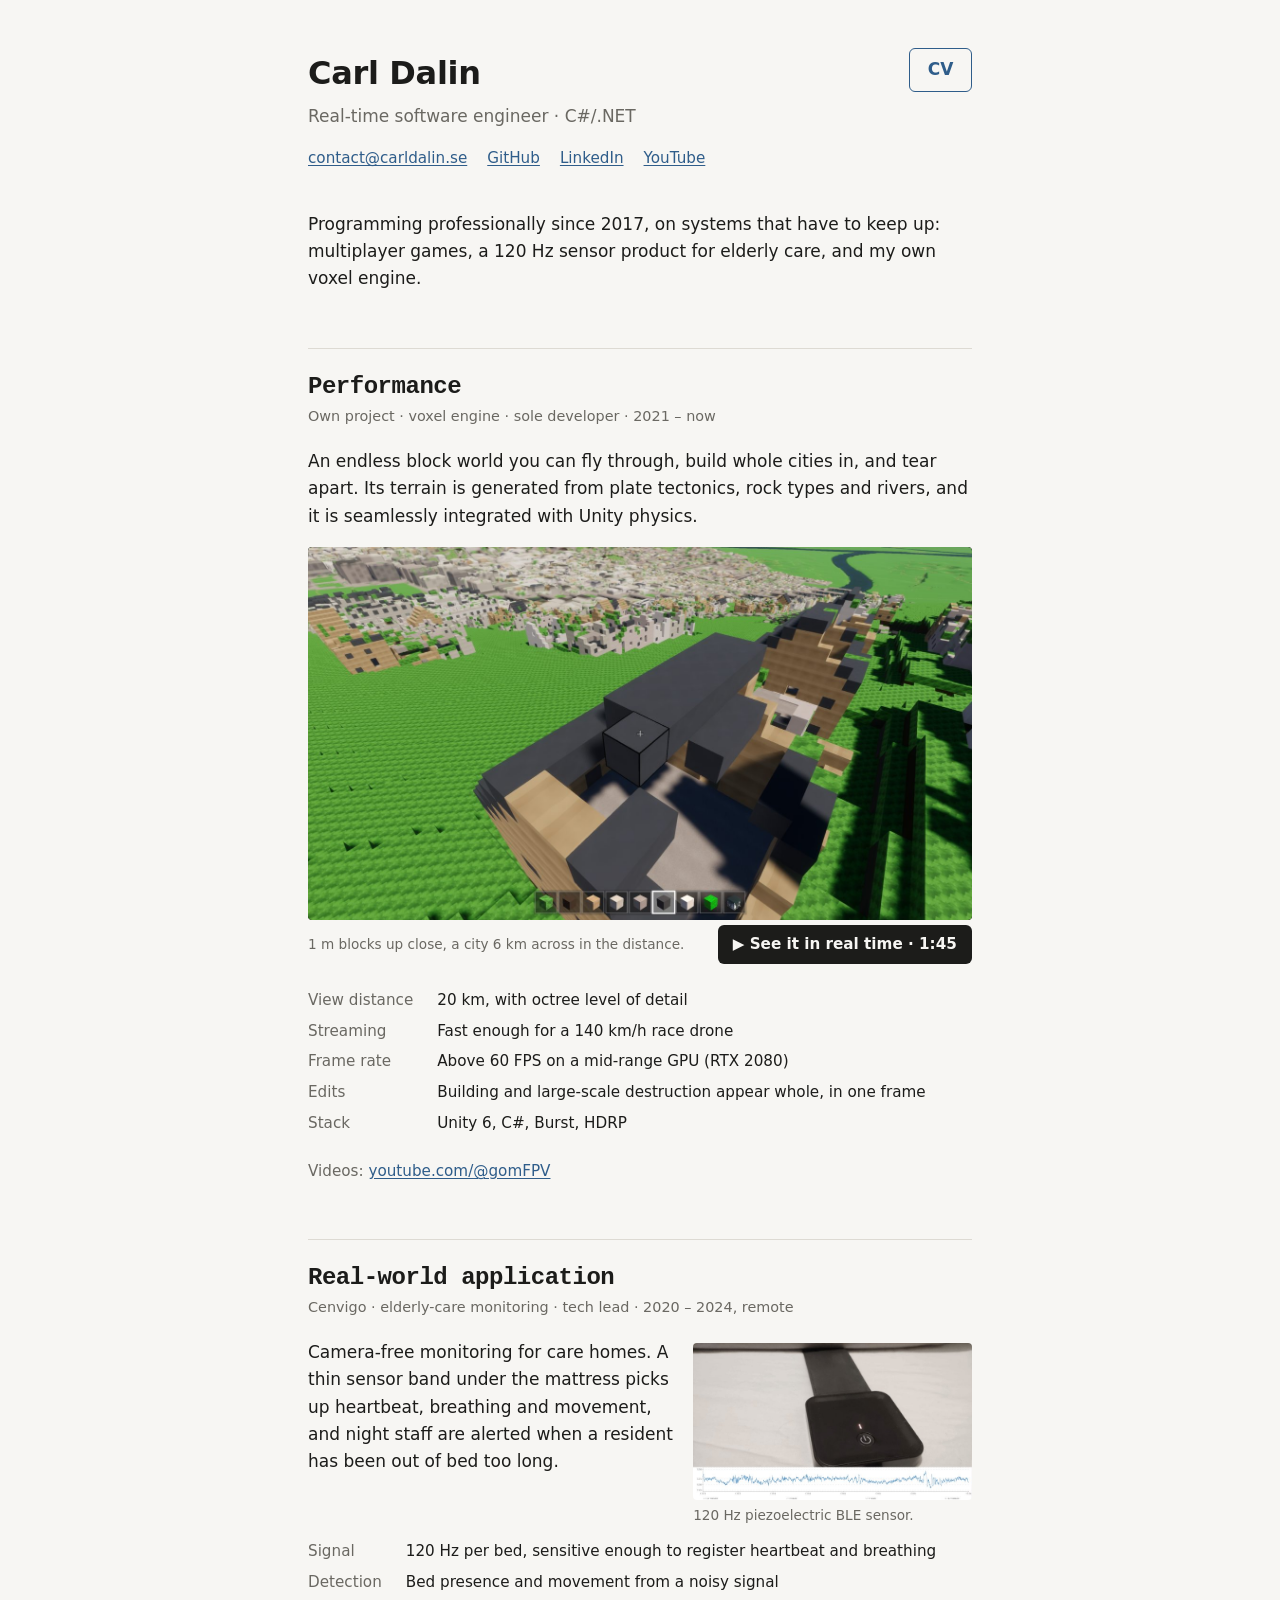
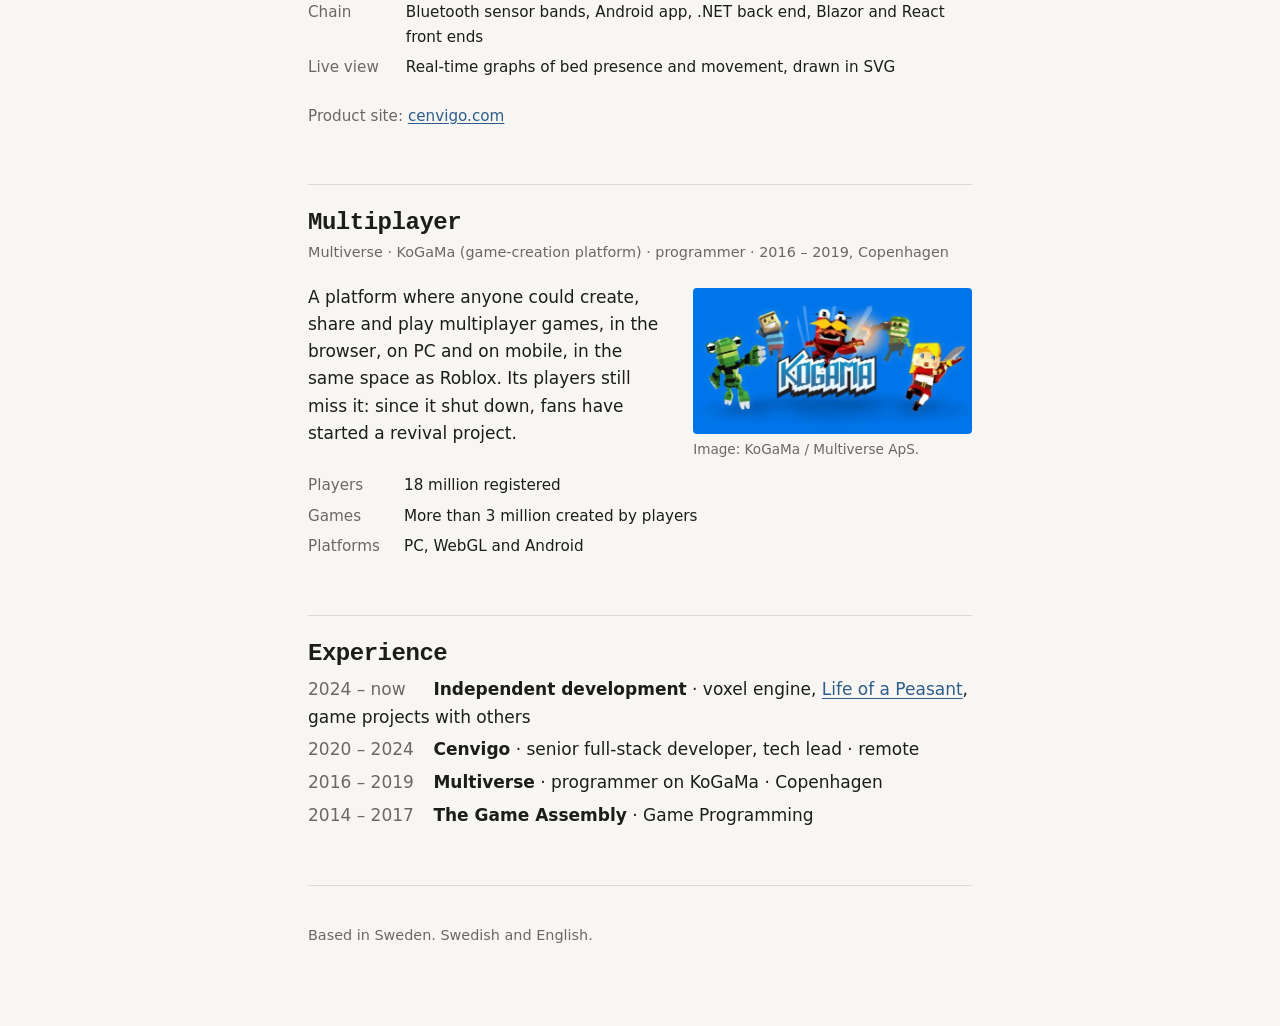
<file: index.html>
﻿<!doctype html>
<html lang="en">
<head>
<meta charset="utf-8">
<meta name="viewport" content="width=device-width, initial-scale=1">
<title>Carl Dalin · Real-time software engineer · C#/.NET</title>
<meta name="description" content="Carl Dalin, real-time software engineer in C#/.NET. A voxel engine of his own, real-time sensor systems and full-stack .NET.">
<meta name="color-scheme" content="light dark">
<link rel="stylesheet" href="style.css?v=4">
<script>
  // Settings: every link, address and video on the page comes from here.
  const SITE = {
    email: { user: "contact", domain: "carldalin.se" },
    links: {
      github:   "https://github.com/CarlDalin",
      linkedin: "https://linkedin.com/in/carl-dalin-2b3584113",
      youtube:  "https://www.youtube.com/@gomFPV",
      itch:     "https://fluffyfluffy-and-bouncy.itch.io/life-of-a-peasant",
      cenvigo:  "https://www.cenvigo.com/"
    },
    showreel: { id: "OETD6IMr9Vc", title: "Tower of Gom" }
  };
</script>
</head>
<body>

<header class="top">
  <a class="page-button" href="cv.html">CV</a>
  <h1>Carl Dalin</h1>
  <p class="role">Real-time software engineer · C#/.NET</p>
  <ul class="contact">
    <li><a data-email>Email</a><noscript>contact [at] carldalin [dot] se</noscript></li>
    <li><a data-link="github">GitHub</a></li>
    <li><a data-link="linkedin">LinkedIn</a></li>
    <li><a data-link="youtube">YouTube</a></li>
  </ul>
</header>

<main>

  <p class="intro">
    Programming professionally since 2017, on systems that have to keep up:
    multiplayer games, a 120 Hz sensor product for elderly care, and my own
    voxel engine.
  </p>

  <section id="engine">
    <h2>Performance</h2>
    <p class="sub">Own project · voxel engine · sole developer · 2021 – now</p>
    <p>
      An endless block world you can fly through, build whole cities in, and
      tear apart. Its terrain is generated from plate tectonics, rock types
      and rivers, and it is seamlessly integrated with Unity physics.
    </p>
    <figure class="shot media" data-showreel>
      <div class="media-box">
        <img src="img/building.jpg" alt="Build mode: one-metre blocks placed on a hill, with the block bar below and a city spreading out behind" width="1400" height="787" loading="lazy">
      </div>
      <figcaption class="with-action">
        <span>1 m blocks up close, a city 6 km across in the distance.</span>
        <button type="button" class="play">&#9654; See it in real time · 1:45</button>
      </figcaption>
      <dialog class="lightbox">
        <form method="dialog"><button class="close" aria-label="Close video">&times;</button></form>
        <div class="lightbox-frame"></div>
      </dialog>
      <noscript><p><a href="https://www.youtube.com/watch?v=OETD6IMr9Vc">Watch “Tower of Gom” on YouTube</a></p></noscript>
    </figure>
    <dl class="facts">
      <dt>View distance</dt> <dd>20 km, with octree level of detail</dd>
      <dt>Streaming</dt>     <dd>Fast enough for a 140 km/h race drone</dd>
      <dt>Frame rate</dt>    <dd>Above 60 FPS on a mid-range GPU (RTX 2080)</dd>
      <dt>Edits</dt>         <dd>Building and large-scale destruction appear whole, in one frame</dd>
      <dt>Stack</dt>         <dd>Unity 6, C#, Burst, HDRP</dd>
    </dl>
    <p class="more">Videos: <a data-link="youtube">youtube.com/@gomFPV</a></p>
  </section>

  <section id="sensor">
    <h2>Real-world application</h2>
    <p class="sub">Cenvigo · elderly-care monitoring · tech lead · 2020 – 2024, remote</p>
    <figure class="shot side">
      <img src="img/sensor-signal.jpg" alt="The sensor band and its Bluetooth unit on a bed, with a minute of raw signal below" width="700" height="394" loading="lazy">
      <figcaption>120 Hz piezoelectric BLE sensor.</figcaption>
    </figure>
    <p>
      Camera-free monitoring for care homes. A thin sensor band under the
      mattress picks up heartbeat, breathing and movement, and night staff
      are alerted when a resident has been out of bed too long.
    </p>
    <dl class="facts">
      <dt>Signal</dt>    <dd>120 Hz per bed, sensitive enough to register heartbeat and breathing</dd>
      <dt>Detection</dt> <dd>Bed presence and movement from a noisy signal</dd>
      <dt>Chain</dt>     <dd>Bluetooth sensor bands, Android app, .NET back end, Blazor and React front ends</dd>
      <dt>Live view</dt> <dd>Real-time graphs of bed presence and movement, drawn in SVG</dd>
    </dl>
    <p class="more">Product site: <a data-link="cenvigo">cenvigo.com</a></p>
  </section>

  <section id="kogama">
    <h2>Multiplayer</h2>
    <p class="sub">Multiverse · KoGaMa (game-creation platform) · programmer · 2016 – 2019, Copenhagen</p>
    <figure class="shot side">
      <img src="img/kogama.jpg" alt="KoGaMa promotional art: the logo surrounded by blocky player characters" width="600" height="315" loading="lazy">
      <figcaption>Image: KoGaMa / Multiverse ApS.</figcaption>
    </figure>
    <p>
      A platform where anyone could create, share and play multiplayer games,
      in the browser, on PC and on mobile, in the same space as Roblox. Its
      players still miss it: since it shut down, fans have started a revival
      project.
    </p>
    <dl class="facts">
      <dt>Players</dt>   <dd>18 million registered</dd>
      <dt>Games</dt>     <dd>More than 3 million created by players</dd>
      <dt>Platforms</dt> <dd>PC, WebGL and Android</dd>
    </dl>
  </section>

  <section id="experience">
    <h2>Experience</h2>
    <ul class="timeline">
      <li><span class="when">2024 – now</span> <strong>Independent development</strong> · voxel engine, <a data-link="itch">Life of a Peasant</a>, game projects with others</li>
      <li><span class="when">2020 – 2024</span> <strong>Cenvigo</strong> · senior full-stack developer, tech lead · remote</li>
      <li><span class="when">2016 – 2019</span> <strong>Multiverse</strong> · programmer on KoGaMa · Copenhagen</li>
      <li><span class="when">2014 – 2017</span> <strong>The Game Assembly</strong> · Game Programming</li>
    </ul>
  </section>

</main>

<footer>
  <p>Based in Sweden. Swedish and English.</p>
</footer>

<script>
  (function () {
    document.querySelectorAll("[data-link]").forEach(function (a) {
      var url = SITE.links[a.dataset.link];
      if (url) { a.href = url; a.rel = "noopener"; }
    });
    var address = SITE.email.user + "@" + SITE.email.domain;
    document.querySelectorAll("[data-email]").forEach(function (a) {
      a.href = "mailto:" + address;
      a.textContent = address;
    });
    // The image has a play button that opens the video large, over the page.
    // YouTube loads only on play, and is removed again on close (stops playback).
    document.querySelectorAll("[data-showreel]").forEach(function (fig) {
      var dialog = fig.querySelector(".lightbox");
      var frame = fig.querySelector(".lightbox-frame");
      fig.querySelector(".play").addEventListener("click", function () {
        var f = document.createElement("iframe");
        f.src = "https://www.youtube-nocookie.com/embed/" + SITE.showreel.id + "?autoplay=1";
        f.title = SITE.showreel.title;
        f.allow = "accelerometer; autoplay; encrypted-media; gyroscope; picture-in-picture; fullscreen";
        f.allowFullscreen = true;
        f.referrerPolicy = "strict-origin-when-cross-origin";
        f.style.cssText = "display:block;width:100%;height:100%;border:0";
        frame.replaceChildren(f);
        dialog.showModal();
      });
      dialog.addEventListener("close", function () { frame.replaceChildren(); });
      dialog.addEventListener("click", function (e) { if (e.target === dialog) dialog.close(); });
    });
  })();
</script>
</body>
</html>
</file>
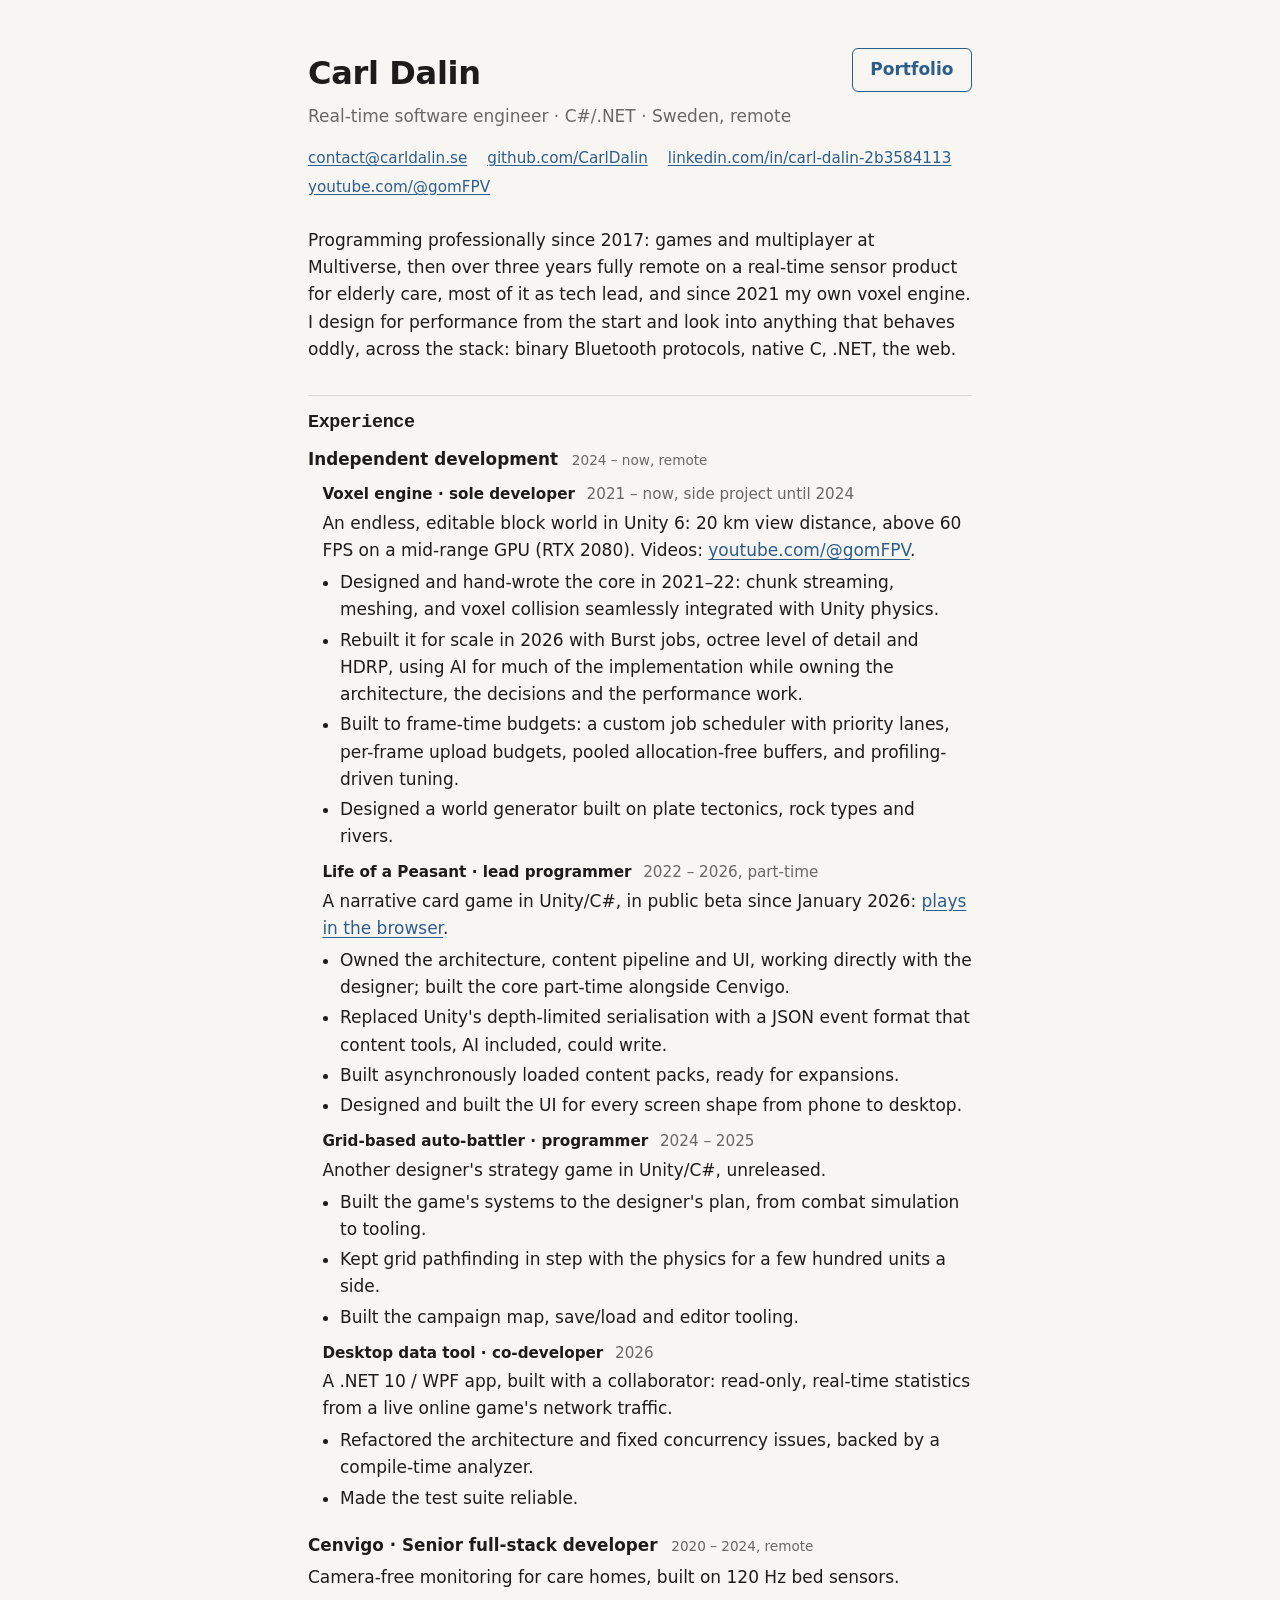
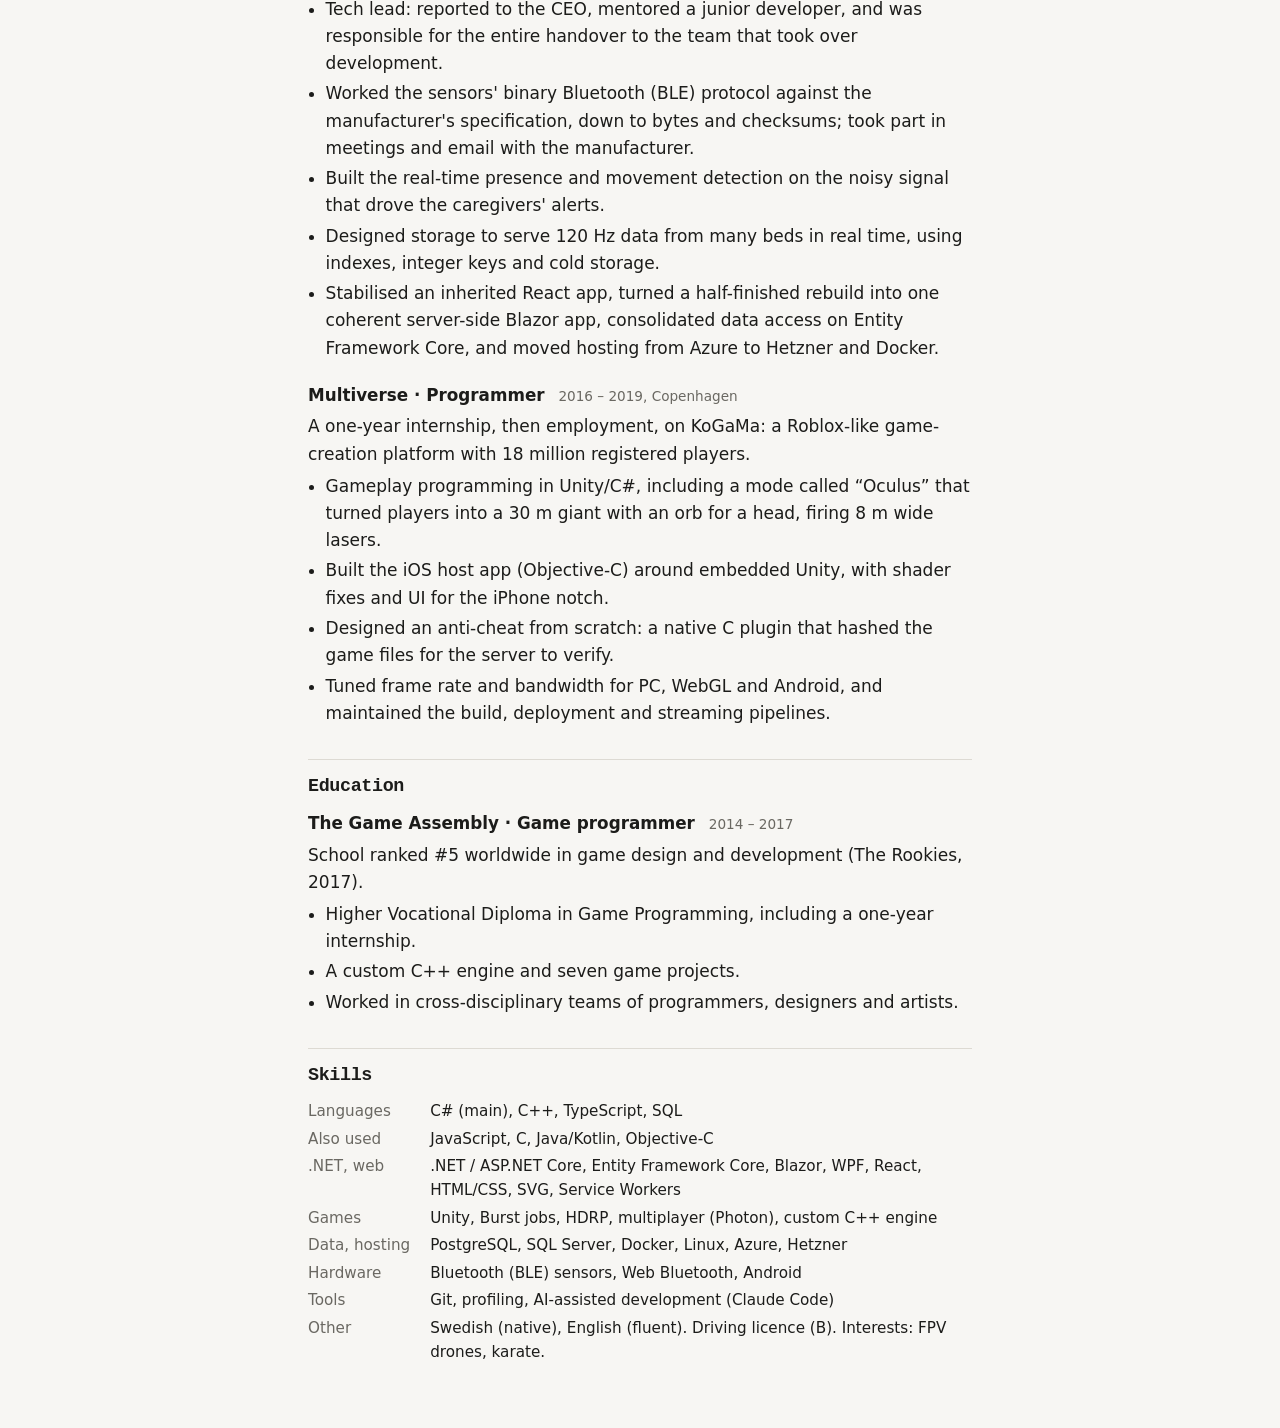
<file: cv.html>
﻿<!doctype html>
<html lang="en">
<head>
<meta charset="utf-8">
<meta name="viewport" content="width=device-width, initial-scale=1">
<title>Carl Dalin · CV</title>
<meta name="description" content="CV of Carl Dalin, real-time systems engineer.">
<meta name="color-scheme" content="light dark">
<link rel="stylesheet" href="style.css?v=4">
<script>
  // Settings: every link and address on the page comes from here.
  const SITE = {
    email: { user: "contact", domain: "carldalin.se" },
    links: {
      github:   "https://github.com/CarlDalin",
      linkedin: "https://linkedin.com/in/carl-dalin-2b3584113",
      youtube:  "https://www.youtube.com/@gomFPV",
      itch:     "https://fluffyfluffy-and-bouncy.itch.io/life-of-a-peasant",
      cenvigo:  "https://www.cenvigo.com/"
    }
  };
</script>
</head>
<body class="cv">


<header class="top">
  <a class="page-button" href="index.html">Portfolio</a>
  <h1>Carl Dalin</h1>
  <p class="role">Real-time software engineer · C#/.NET · Sweden, remote</p>
  <ul class="contact">
    <li><a data-email>Email</a><noscript>contact [at] carldalin [dot] se</noscript></li>
    <li><a data-link="github" data-show-url>GitHub</a></li>
    <li><a data-link="linkedin" data-show-url>LinkedIn</a></li>
    <li><a data-link="youtube" data-show-url>YouTube</a></li>
  </ul>
</header>

<main>

  <p class="intro">
    Programming professionally since 2017: games and multiplayer at
    Multiverse, then over three years fully remote on a real-time sensor
    product for elderly care, most of it as tech lead, and since 2021 my own
    voxel engine. I design for performance from the start and look into
    anything that behaves oddly, across the stack: binary Bluetooth
    protocols, native C, .NET, the web.
  </p>

  <section>
    <h2>Experience</h2>

    <article class="job">
      <h3>Independent development <span>2024 – now, remote</span></h3>

      <div class="sub-job">
        <h4>Voxel engine · sole developer <span>2021 – now, side project until 2024</span></h4>
        <p class="what">An endless, editable block world in Unity 6: 20 km view
          distance, above 60 FPS on a mid-range GPU (RTX 2080).
          Videos: <a data-link="youtube" data-show-url>YouTube</a>.</p>
        <ul>
          <li>Designed and hand-wrote the core in 2021–22: chunk streaming,
            meshing, and voxel collision seamlessly integrated with Unity physics.</li>
          <li>Rebuilt it for scale in 2026 with Burst jobs, octree level of detail
            and HDRP, using AI for much of the implementation while owning the
            architecture, the decisions and the performance work.</li>
          <li>Built to frame-time budgets: a custom job scheduler with priority
            lanes, per-frame upload budgets, pooled allocation-free buffers, and
            profiling-driven tuning.</li>
          <li>Designed a world generator built on plate tectonics, rock types and
            rivers.</li>
        </ul>
      </div>

      <div class="sub-job">
        <h4>Life of a Peasant · lead programmer <span>2022 – 2026, part-time</span></h4>
        <p class="what">A narrative card game in Unity/C#, in public beta since
          January 2026: <a data-link="itch">plays in the browser</a>.</p>
        <ul>
          <li>Owned the architecture, content pipeline and UI, working directly
            with the designer; built the core part-time alongside
            Cenvigo.</li>
          <li>Replaced Unity's depth-limited serialisation with a JSON event
            format that content tools, AI included, could write.</li>
          <li>Built asynchronously loaded content packs, ready for expansions.</li>
          <li>Designed and built the UI for every screen shape from phone to
            desktop.</li>
        </ul>
      </div>

      <div class="sub-job">
        <h4>Grid-based auto-battler · programmer <span>2024 – 2025</span></h4>
        <p class="what">Another designer's strategy game in Unity/C#, unreleased.</p>
        <ul>
          <li>Built the game's systems to the designer's plan, from combat
            simulation to tooling.</li>
          <li>Kept grid pathfinding in step with the physics for a few hundred
            units a side.</li>
          <li>Built the campaign map, save/load and editor tooling.</li>
        </ul>
      </div>

      <div class="sub-job">
        <h4>Desktop data tool · co-developer <span>2026</span></h4>
        <p class="what">A .NET 10 / WPF app, built with a collaborator: read-only,
          real-time statistics from a live online game's network traffic.</p>
        <ul>
          <li>Refactored the architecture and fixed concurrency issues, backed by
            a compile-time analyzer.</li>
          <li>Made the test suite reliable.</li>
        </ul>
      </div>
    </article>

    <article class="job">
      <h3>Cenvigo · Senior full-stack developer <span>2020 – 2024, remote</span></h3>
      <p class="what">Camera-free monitoring for care homes, built on 120 Hz bed sensors.</p>
      <ul>
        <li>Tech lead: reported to the CEO, mentored a junior
          developer, and was responsible for the entire handover to the team
          that took over development.</li>
        <li>Worked the sensors' binary Bluetooth (BLE) protocol against the
          manufacturer's specification, down to bytes and checksums; took part
          in meetings and email with the manufacturer.</li>
        <li>Built the real-time presence and movement detection on the noisy
          signal that drove the caregivers' alerts.</li>
        <li>Designed storage to serve 120 Hz data from many beds in real time,
          using indexes, integer keys and cold storage.</li>
        <li>Stabilised an inherited React app, turned a half-finished rebuild
          into one coherent server-side Blazor app, consolidated data access on
          Entity Framework Core, and moved hosting from Azure to Hetzner and
          Docker.</li>
      </ul>
    </article>

    <article class="job">
      <h3>Multiverse · Programmer <span>2016 – 2019, Copenhagen</span></h3>
      <p class="what">A one-year internship, then employment, on KoGaMa: a
        Roblox-like game-creation platform with 18 million registered players.</p>
      <ul>
        <li>Gameplay programming in Unity/C#, including a mode called “Oculus” that turned players into a 30 m giant with an orb for a head,
          firing 8 m wide lasers.</li>
        <li>Built the iOS host app (Objective-C) around embedded Unity, with
          shader fixes and UI for the iPhone notch.</li>
        <li>Designed an anti-cheat from scratch: a native C plugin that hashed
          the game files for the server to verify.</li>
        <li>Tuned frame rate and bandwidth for PC, WebGL and Android, and
          maintained the build, deployment and streaming pipelines.</li>
      </ul>
    </article>
  </section>

  <section>
    <h2>Education</h2>
    <article class="job">
      <h3>The Game Assembly · Game programmer <span>2014 – 2017</span></h3>
      <p class="what">School ranked #5 worldwide in game design and development (The Rookies, 2017).</p>
      <ul>
        <li>Higher Vocational Diploma in Game Programming, including a one-year
          internship.</li>
        <li>A custom C++ engine and seven game projects.</li>
        <li>Worked in cross-disciplinary teams of programmers, designers and
          artists.</li>
      </ul>
    </article>
  </section>

  <section>
    <h2>Skills</h2>
    <dl class="facts">
      <dt>Languages</dt> <dd>C# (main), C++, TypeScript, SQL</dd>
      <dt>Also used</dt> <dd>JavaScript, C, Java/Kotlin, Objective-C</dd>
      <dt>.NET, web</dt> <dd>.NET / ASP.NET Core, Entity Framework Core, Blazor, WPF, React, HTML/CSS, SVG, Service Workers</dd>
      <dt>Games</dt>     <dd>Unity, Burst jobs, HDRP, multiplayer (Photon), custom C++ engine</dd>
      <dt>Data, hosting</dt> <dd>PostgreSQL, SQL Server, Docker, Linux, Azure, Hetzner</dd>
      <dt>Hardware</dt>  <dd>Bluetooth (BLE) sensors, Web Bluetooth, Android</dd>
      <dt>Tools</dt>     <dd>Git, profiling, AI-assisted development (Claude Code)</dd>
      <dt>Other</dt>     <dd>Swedish (native), English (fluent). Driving licence (B). Interests: FPV drones, karate.</dd>
    </dl>
  </section>

</main>

<script>
  (function () {
    document.querySelectorAll("[data-link]").forEach(function (a) {
      var url = SITE.links[a.dataset.link];
      if (!url) return;
      a.href = url;
      a.rel = "noopener";
      // Show the address itself, so it still reads on paper.
      if (a.hasAttribute("data-show-url")) {
        a.textContent = url.replace(/^https?:\/\/(www\.)?/, "").replace(/\/$/, "");
      }
    });
    var address = SITE.email.user + "@" + SITE.email.domain;
    document.querySelectorAll("[data-email]").forEach(function (a) {
      a.href = "mailto:" + address;
      a.textContent = address;
    });
  })();
</script>
</body>
</html>
</file>
<file: style.css>
.shot { margin: 1rem 0; }
.shot img { display: block; width: 100%; height: auto; border-radius: 4px; }
.shot.small { max-width: 300px; }
/* Image that turns into the video in the same frame. */
.media-box { position: relative; aspect-ratio: 16 / 9; border-radius: 4px; overflow: hidden; background: #000; }
.media-box img, .media-box iframe { display: block; width: 100%; height: 100%; object-fit: cover; border: 0; }
/* Caption with a small video button on the right. */
.with-action { display: flex; justify-content: space-between; align-items: baseline; gap: 1rem; flex-wrap: wrap; }
.play {
  padding: 0.45rem 0.95rem; border: 0; border-radius: 6px;
  background: var(--text); color: var(--bg); font: inherit; font-size: 0.95rem; font-weight: 600;
  cursor: pointer; white-space: nowrap;
}
.play:hover { opacity: 0.85; }
@media print { .play { display: none; } }
/* Large video over the page. */
.lightbox { width: min(94vw, 1400px); max-width: none; padding: 0; border: 0; background: #000; overflow: visible; }
.lightbox::backdrop { background: rgba(0, 0, 0, 0.85); }
.lightbox-frame { width: 100%; aspect-ratio: 16 / 9; }
.lightbox-frame iframe { width: 100%; height: 100%; border: 0; display: block; }
.lightbox .close {
  position: absolute; top: -2.6rem; right: 0;
  background: none; border: 0; color: #fff; font-size: 2rem; cursor: pointer;
}
@media print { .media-box .play { display: none; } }
/* Page switch button, top right of the header (CV on the portfolio, Portfolio on the CV). */
.top { position: relative; }
.page-button {
  position: absolute; top: 0; right: 0;
  padding: 0.45rem 1.1rem;
  border: 1.5px solid currentColor; border-radius: 6px;
  font-weight: 600; text-decoration: none;
}
.page-button:hover { background: var(--line); }
.top h1 { padding-right: 8.5rem; }
.contact a { overflow-wrap: anywhere; } /* keep the name clear of the button on narrow screens */
@media print { .page-button { display: none; } }
.timeline { list-style: none; padding: 0; margin: 0.5rem 0 0; }
.timeline li { margin: 0.35rem 0; }
.timeline .when { display: inline-block; min-width: 7.5rem; color: var(--muted); font-variant-numeric: tabular-nums; }
/* Small image to the right of the text on wider screens; full width on phones. */
.shot.side { float: right; width: 42%; max-width: 300px; margin: 0.25rem 0 0.75rem 1.25rem; }
section .facts { clear: both; }
@media (max-width: 30rem) {
  .shot.side { float: none; width: 100%; max-width: none; margin: 1rem 0; }
}
.shot.stack img + img { margin-top: 0.4rem; background: #fff; }
.shot figcaption { font-size: 0.85rem; color: var(--muted); margin-top: 0.3rem; }

:root {
  --bg: #f7f6f3;
  --text: #1c1c1a;
  --muted: #6a6862;
  --line: #dddad3;
  --accent: #2f5d8a;
  --frame: #e9e7e1;
  --mono: ui-monospace, "Cascadia Mono", "SF Mono", Menlo, Consolas, monospace;
  --sans: system-ui, -apple-system, "Segoe UI", Roboto, "Helvetica Neue", Arial, sans-serif;
}

@media (prefers-color-scheme: dark) {
  :root {
    --bg: #141517;
    --text: #e4e2dd;
    --muted: #9a978f;
    --line: #2c2e31;
    --accent: #8fb6dc;
    --frame: #1e2023;
  }
}

* { box-sizing: border-box; }

html { -webkit-text-size-adjust: 100%; }

body {
  margin: 0 auto;
  max-width: 44rem;
  padding: 3rem 1.25rem 4rem;
  background: var(--bg);
  color: var(--text);
  font: 1.0625rem/1.6 var(--sans);
}

a { color: var(--accent); text-underline-offset: 0.15em; }
a:hover { text-decoration-thickness: 2px; }

/* Header */

.top h1 {
  margin: 0;
  font-size: 2rem;
  font-weight: 600;
  letter-spacing: -0.01em;
}

.role {
  margin: 0.25rem 0 1rem;
  color: var(--muted);
}

.contact {
  display: flex;
  flex-wrap: wrap;
  gap: 0.25rem 1.25rem;
  margin: 0;
  padding: 0;
  list-style: none;
  font-size: 0.95rem;
}

.contact noscript { color: var(--muted); }

/* Intro and showreel */

.intro { margin: 2.5rem 0 2rem; }

.reel { margin: 0 0 1rem; }

.frame {
  position: relative;
  aspect-ratio: 16 / 9;
  background: var(--frame);
  border-radius: 4px;
  overflow: hidden;
}

.frame iframe {
  position: absolute;
  inset: 0;
  width: 100%;
  height: 100%;
  border: 0;
}

.frame noscript a {
  position: absolute;
  inset: 0;
  display: grid;
  place-items: center;
}

figcaption {
  margin-top: 0.6rem;
  color: var(--muted);
  font-size: 0.9rem;
}

figcaption cite { font-style: normal; color: var(--text); }

/* Sections */

section {
  margin-top: 3.5rem;
  padding-top: 1.5rem;
  border-top: 1px solid var(--line);
}

h2 {
  margin: 0;
  font: 600 1.5rem/1.2 var(--mono);
  letter-spacing: -0.02em;
}

.sub {
  margin: 0.2rem 0 1.25rem;
  color: var(--muted);
  font-size: 0.9rem;
}

.facts {
  display: grid;
  grid-template-columns: max-content 1fr;
  gap: 0.4rem 1.5rem;
  margin: 1.5rem 0;
  font-size: 0.95rem;
}

.facts dt { color: var(--muted); }
.facts dd { margin: 0; }

.more { font-size: 0.95rem; color: var(--muted); }

/* Other work */

.work {
  margin: 0;
  padding: 0;
  list-style: none;
}

.work li + li { margin-top: 1.5rem; }

h3 {
  margin: 0 0 0.3rem;
  font-size: 1.05rem;
  font-weight: 600;
}

h3 span {
  margin-left: 0.5rem;
  color: var(--muted);
  font-size: 0.85rem;
  font-weight: 400;
}

.work p { margin: 0; }

/* Footer */

footer {
  margin-top: 3.5rem;
  padding-top: 1.5rem;
  border-top: 1px solid var(--line);
  color: var(--muted);
  font-size: 0.9rem;
}

/* CV page (cv.html) */

.back { margin: 0 0 1.5rem; font-size: 0.9rem; }

.cv .intro { margin: 1.75rem 0 0; }

.cv section { margin-top: 2rem; padding-top: 1rem; }

.cv h2 { font-size: 1.15rem; margin-bottom: 0.75rem; }

.job + .job { margin-top: 1.25rem; }
.sub-job { margin: 0.6rem 0 0 0.9rem; }
.sub-job h4 { font-size: 0.95rem; margin: 0 0 0.2rem; }
.sub-job h4 span { color: var(--muted); font-weight: normal; margin-left: 0.4rem; }

.job .what { margin: 0 0 0.3rem; }

.job ul { margin: 0; padding-left: 1.1rem; }

.job li + li { margin-top: 0.2rem; }

.cv .facts { margin: 0; gap: 0.2rem 1.25rem; }

.cv section > p { margin: 0; }

/* Phones */

@media (max-width: 30rem) {
  body { padding-top: 2rem; font-size: 1rem; }
  .facts { grid-template-columns: 1fr; gap: 0; }
  .facts dd { margin-bottom: 0.6rem; }
  h3 span { display: block; margin: 0.1rem 0 0; }
}

/* Print: A4, black on white, whatever the screen theme. */

@page { size: A4; margin: 11mm 14mm; }

@media print {
  :root {
    --bg: #fff;
    --text: #000;
    --muted: #444;
    --line: #bbb;
    --accent: #000;
  }
  body {
    max-width: none;
    padding: 0;
    font-size: 9pt;
    line-height: 1.35;
    -webkit-print-color-adjust: exact;
    print-color-adjust: exact;
  }
  a { text-decoration: none; }
  .back, .frame, noscript { display: none; }
  .top h1 { font-size: 18pt; }
  .role { margin: 0.1rem 0 0.4rem; }
  .contact { font-size: 9pt; }
  .cv .intro { margin-top: 0.6rem; }
  .cv section { margin-top: 0.7rem; padding-top: 0.4rem; }
  .cv h2 { font-size: 10.5pt; margin-bottom: 0.3rem; }
  h3 { font-size: 9.5pt; margin-bottom: 0.1rem; }
  h3 span { font-size: 8.5pt; }
  .job + .job { margin-top: 0.5rem; }
  .job li + li { margin-top: 0.05rem; }
  .cv .facts { font-size: inherit; gap: 0 1rem; }
  .job li, .job .what { break-inside: avoid; }
  .sub-job { margin-top: 0.25rem; }
  .sub-job h4 { font-size: 9pt; margin-bottom: 0; }
  h2, h3 { break-after: avoid; }
}
</file>
